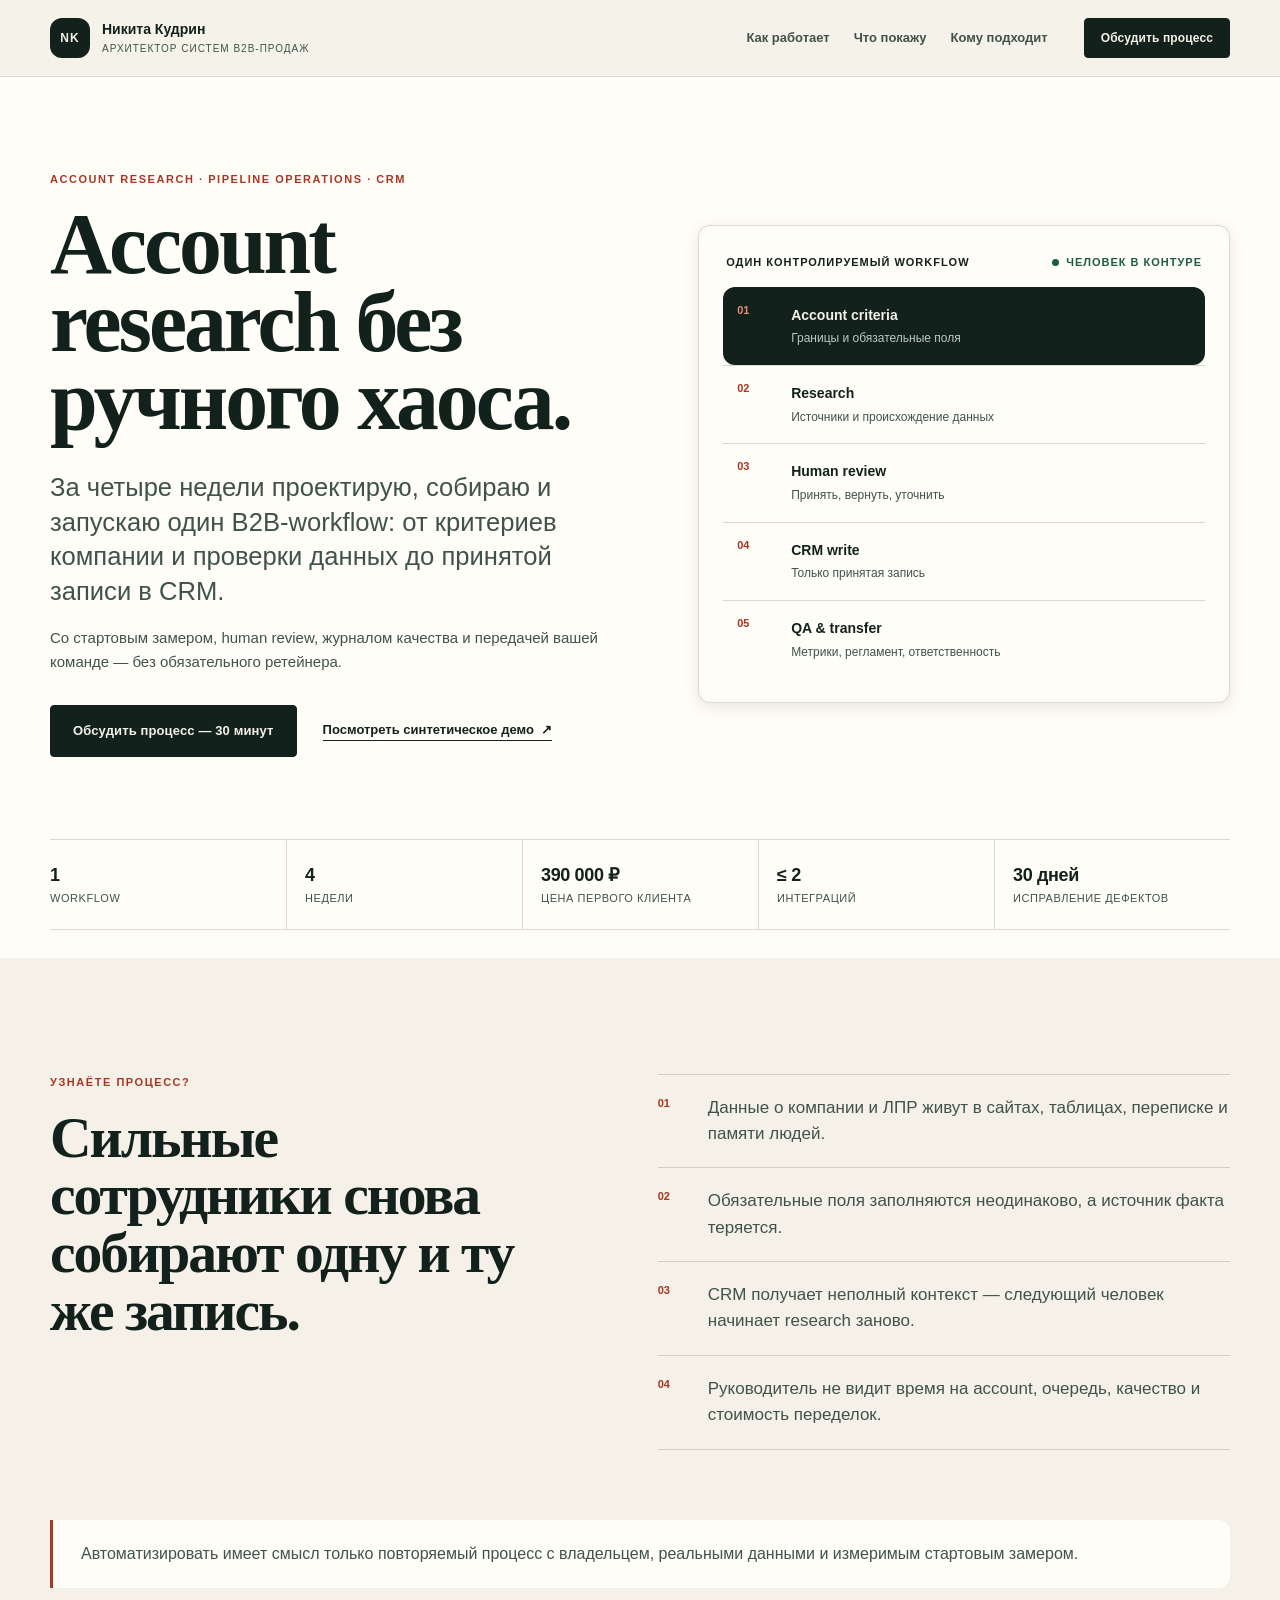
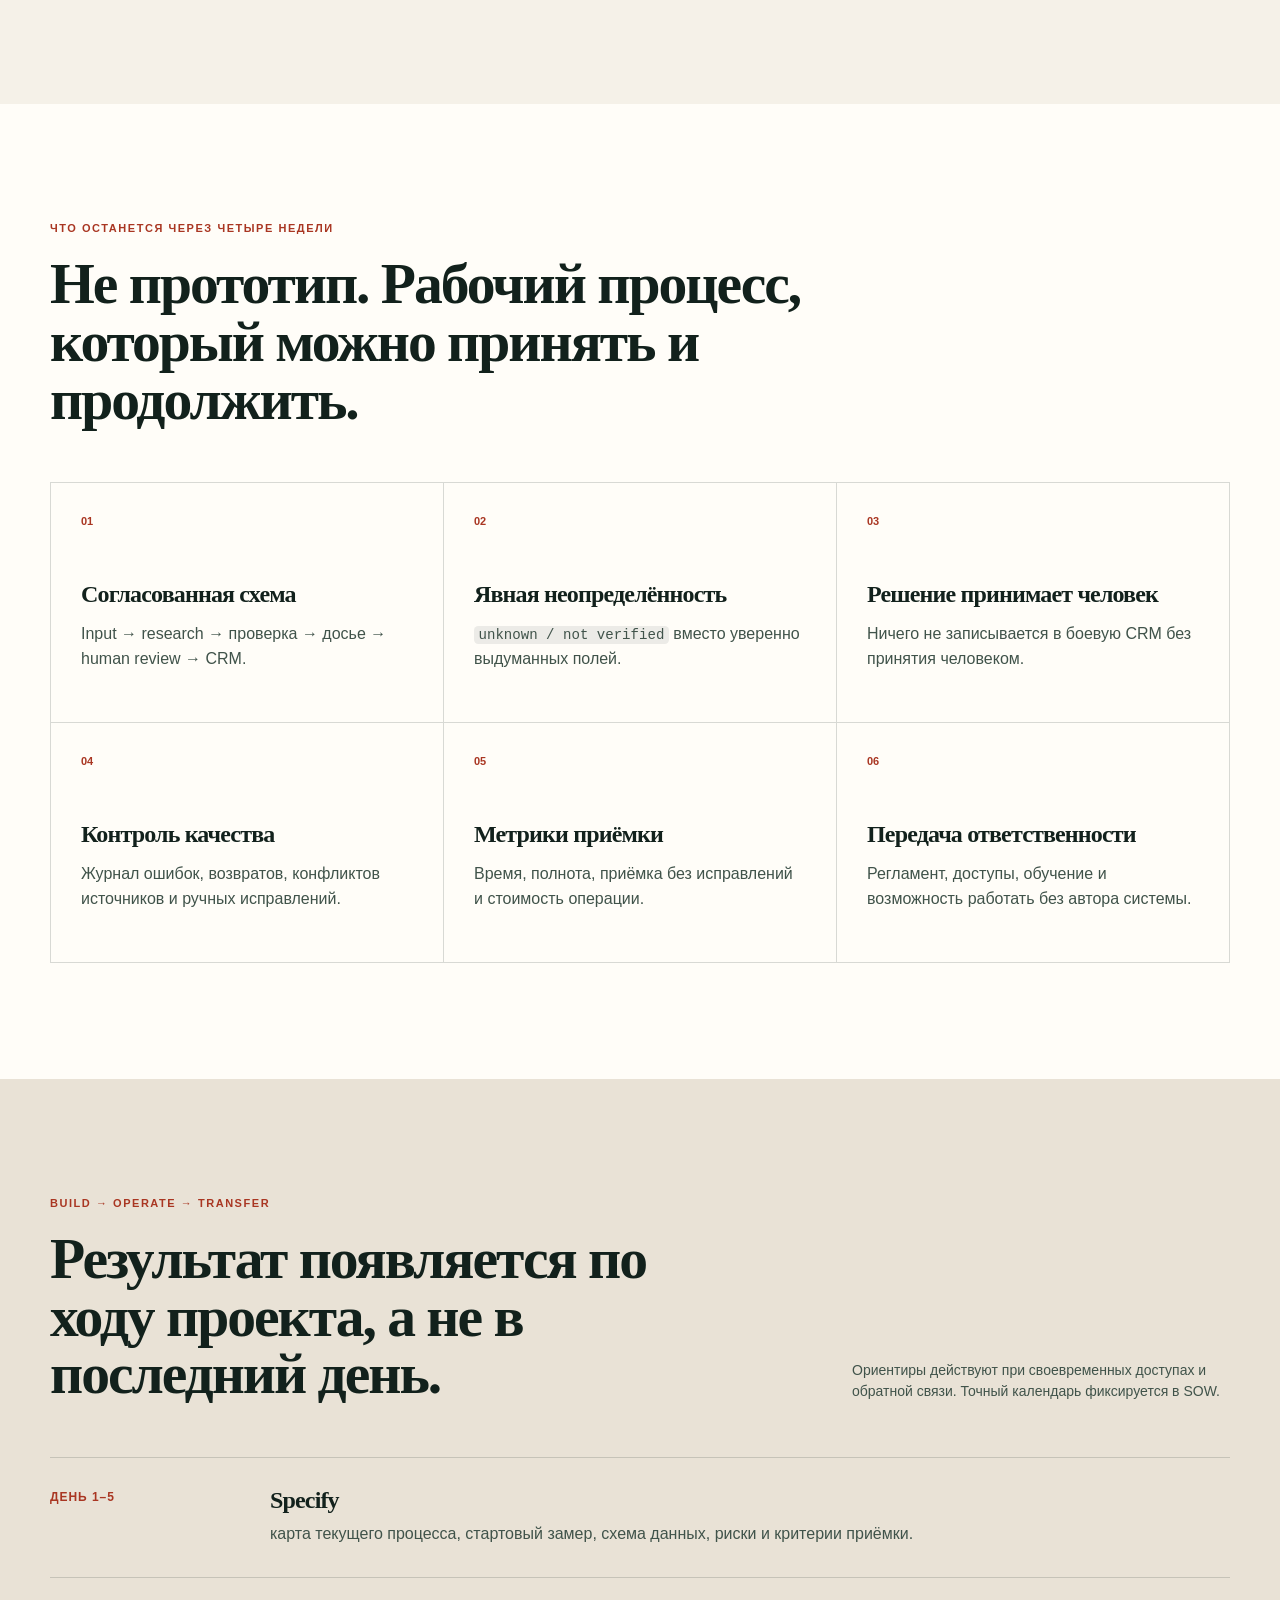
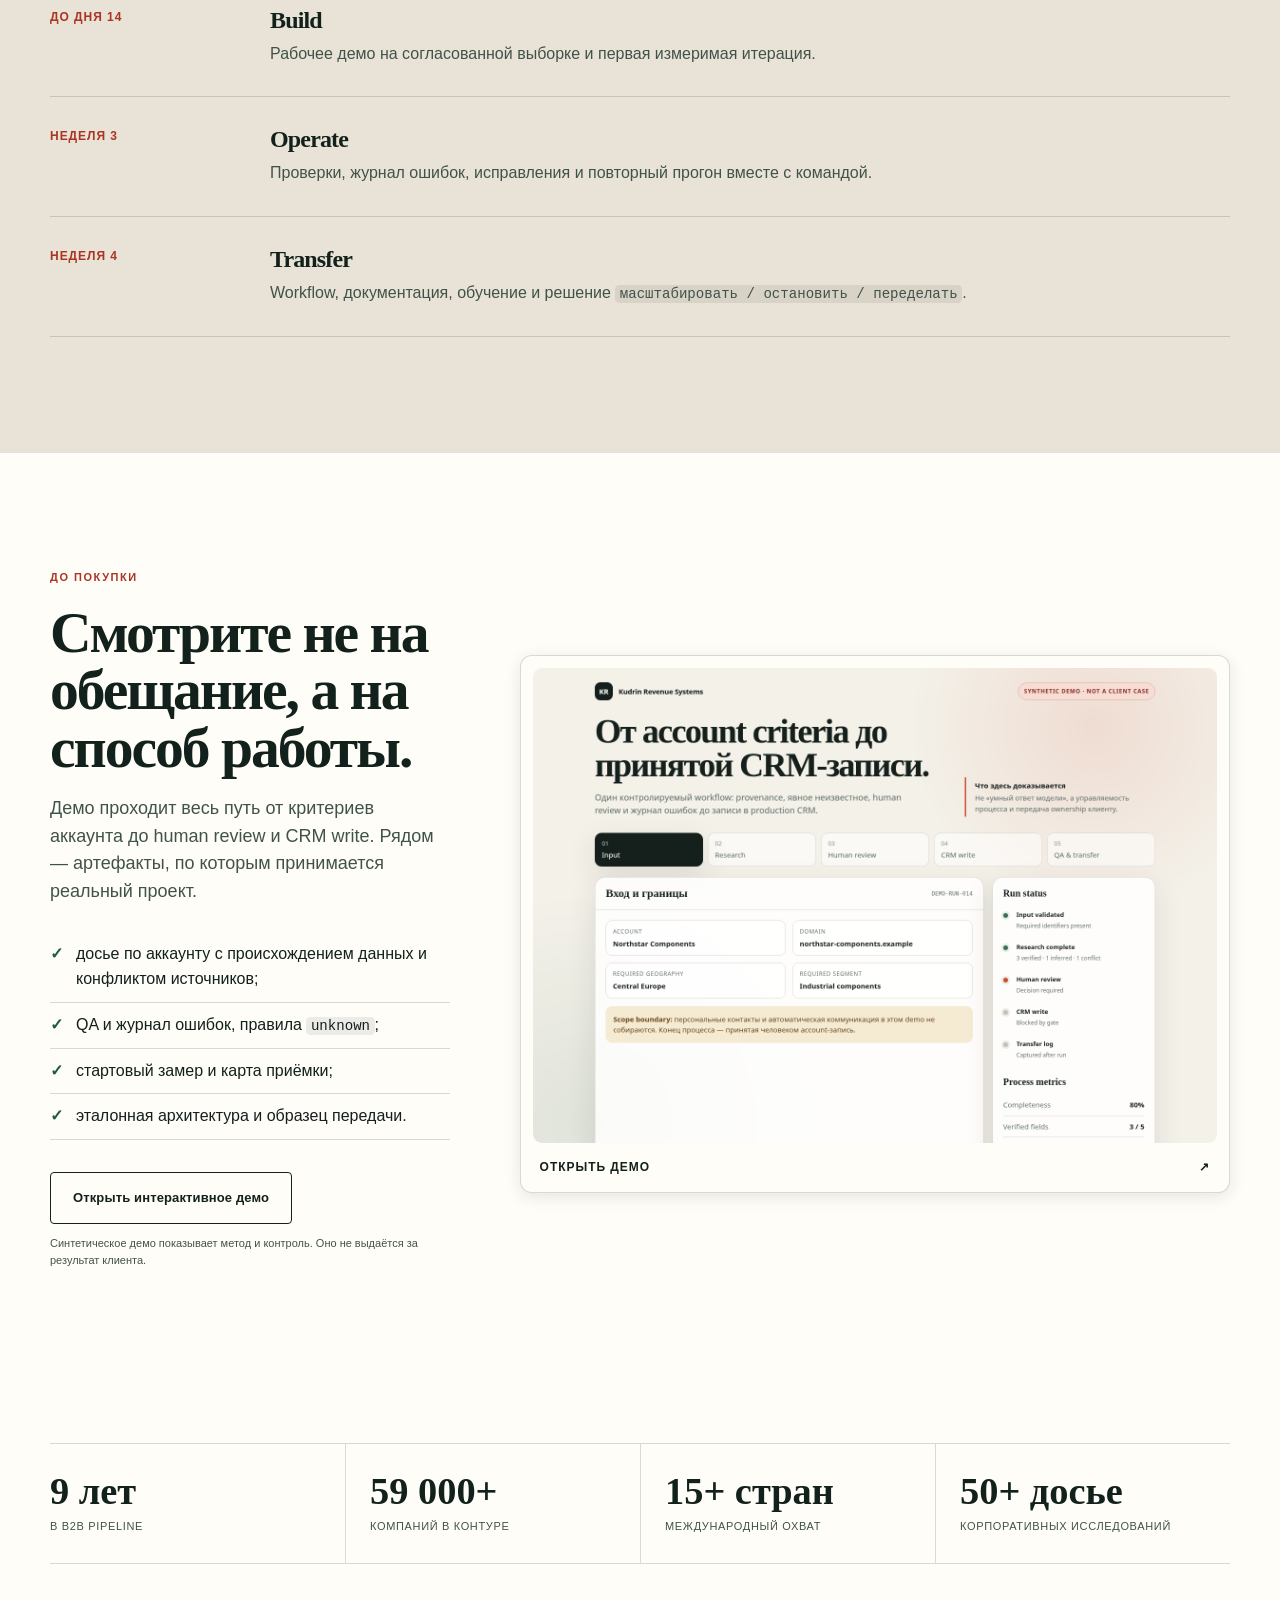
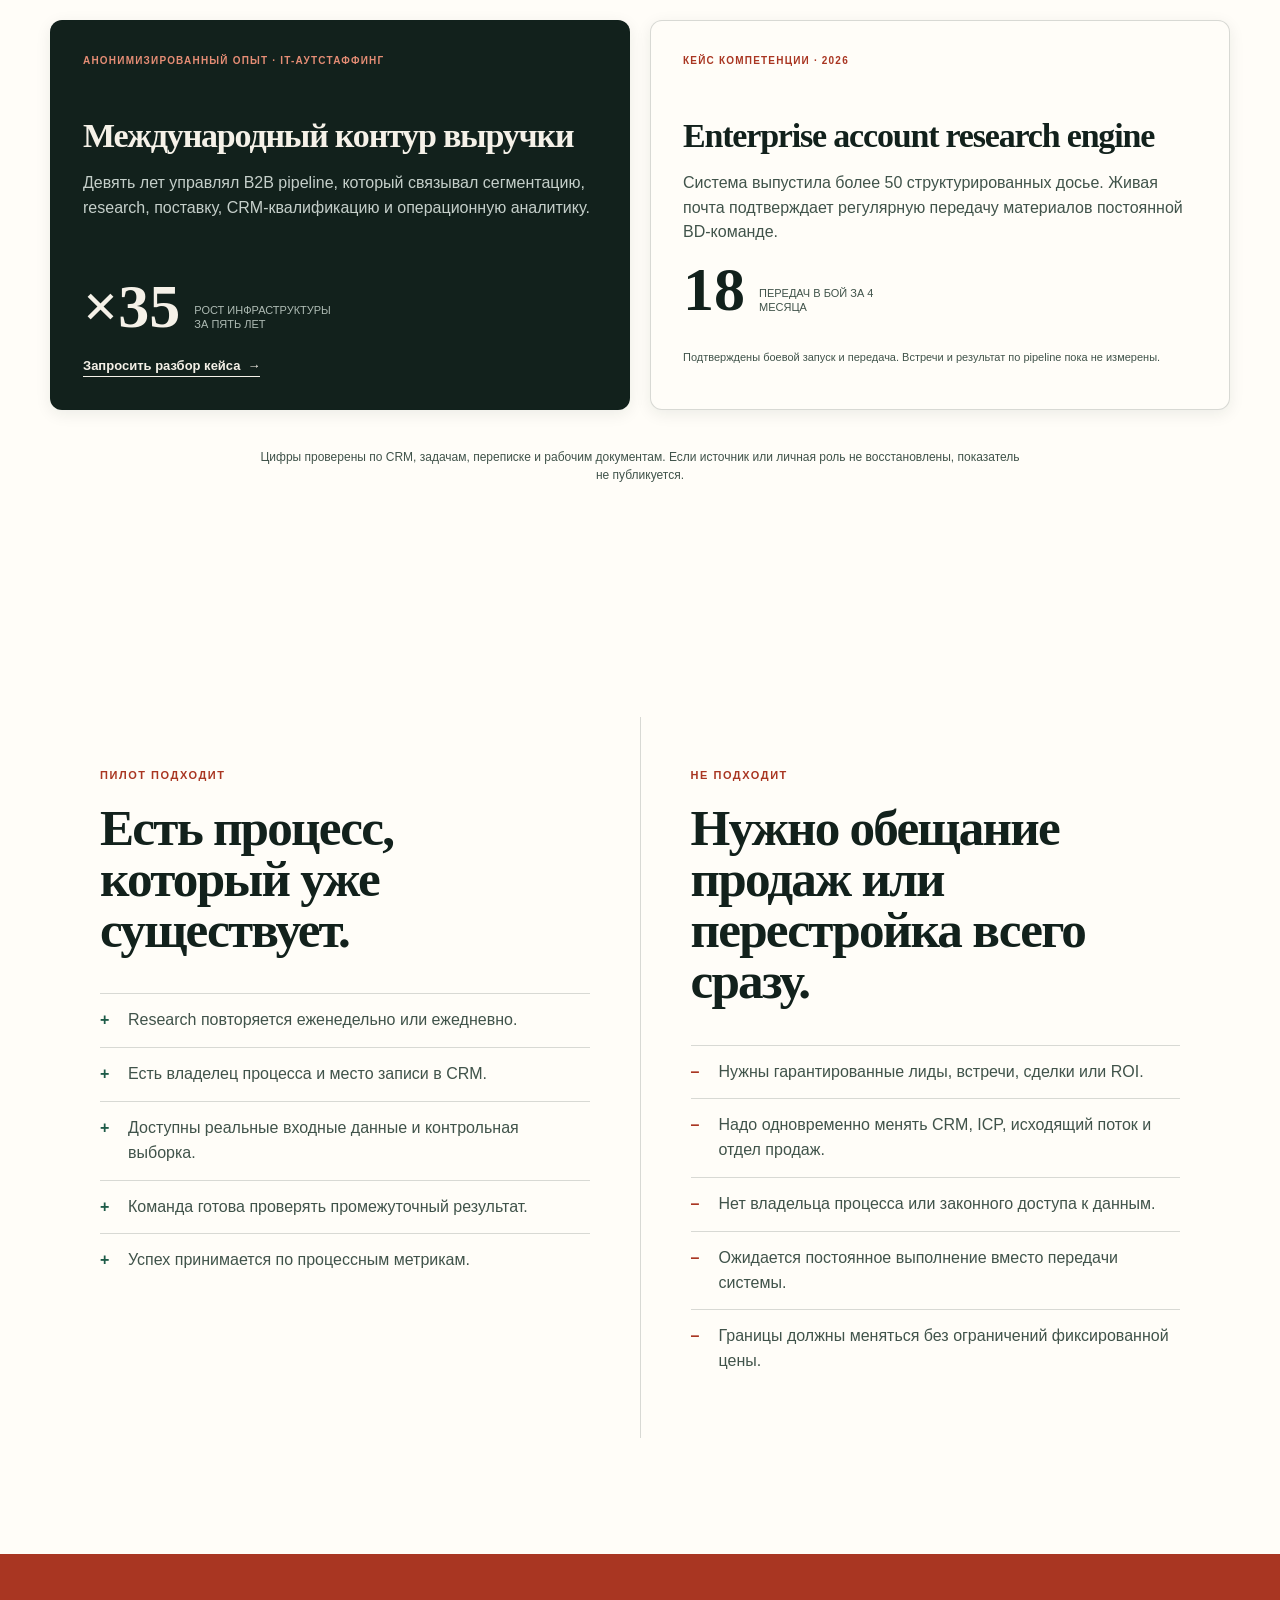
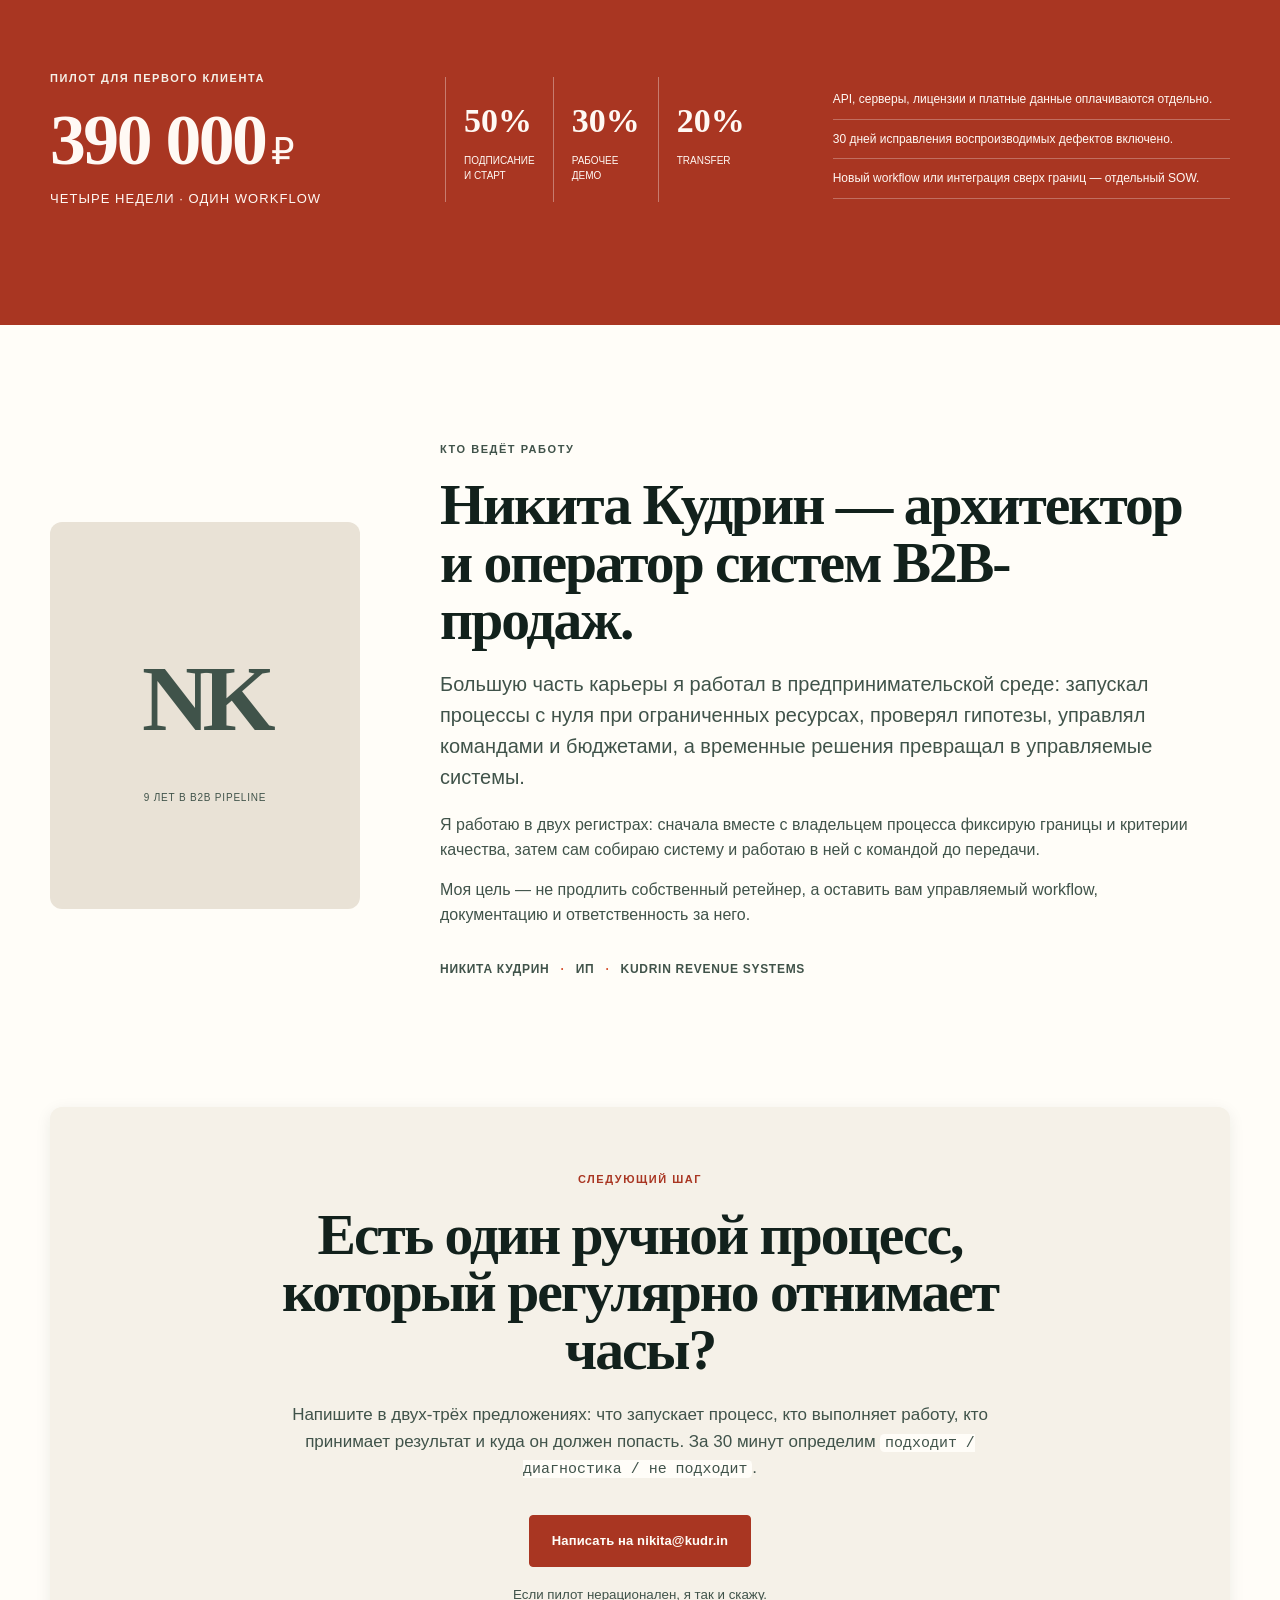
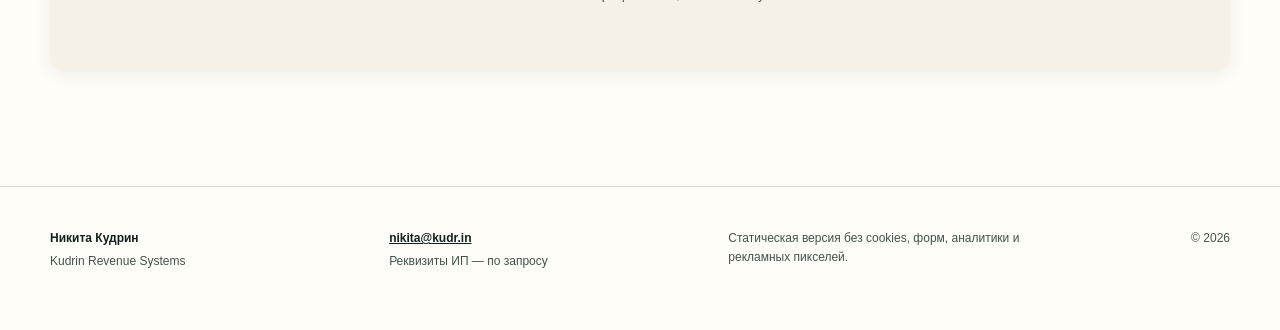
<file: index.html>
<!doctype html>
<html lang="ru">
<head>
  <meta charset="utf-8">
  <meta name="viewport" content="width=device-width, initial-scale=1">
  <title>Никита Кудрин — автоматизация account research и pipeline operations</title>
  <meta name="description" content="Проектирую, запускаю и передаю B2B-командам один измеримый workflow: account research, проверка данных и запись результата в CRM.">
  <meta name="theme-color" content="#10231d">
  <meta property="og:type" content="website">
  <meta property="og:locale" content="ru_RU">
  <meta property="og:title" content="Account research без ручного хаоса">
  <meta property="og:description" content="Один B2B-workflow за четыре недели: baseline, build, controlled operate и передача команде.">
  <link rel="canonical" href="https://kudr.in/">
  <meta property="og:url" content="https://kudr.in/">
  <meta property="og:site_name" content="Никита Кудрин">
  <!-- Абсолютный URL обязателен: относительный путь в og:image часть парсеров
       (в том числе предпросмотр в почтовых клиентах) не разворачивает и молча отдаёт
       пустую карточку — а это первое, что видит адресат холодного письма. -->
  <meta property="og:image" content="https://kudr.in/og-image.png">
  <meta property="og:image:secure_url" content="https://kudr.in/og-image.png">
  <meta property="og:image:type" content="image/png">
  <meta property="og:image:width" content="1200">
  <meta property="og:image:height" content="630">
  <meta property="og:image:alt" content="Account research без ручного хаоса — Никита Кудрин, kudr.in">
  <meta name="twitter:card" content="summary_large_image">
  <meta name="twitter:title" content="Account research без ручного хаоса">
  <meta name="twitter:description" content="Один B2B-workflow за четыре недели: baseline, build, controlled operate и передача команде.">
  <meta name="twitter:image" content="https://kudr.in/og-image.png">
  <link rel="icon" href="favicon.svg" type="image/svg+xml">
  <link rel="stylesheet" href="styles.css">
  <script type="application/ld+json">
  {
    "@context": "https://schema.org",
    "@graph": [
      {
        "@type": "Person",
        "name": "Никита Кудрин",
        "jobTitle": "Архитектор и оператор систем B2B-продаж",
        "email": "mailto:nikita@kudr.in"
      },
      {
        "@type": "Service",
        "name": "Пилот автоматизации account research и pipeline operations",
        "provider": {"@type": "Person", "name": "Никита Кудрин"},
        "areaServed": "RU",
        "description": "Четырёхнедельное внедрение одного workflow: baseline, сборка, controlled operate и передача команде клиента."
      }
    ]
  }
  </script>
</head>
<body>
  <a class="skip-link" href="#content">К содержанию</a>

  <header class="site-header">
    <div class="wrap nav-wrap">
      <!-- aria-label снят намеренно: он ЗАМЕНЯЛ доступное имя строкой «Никита Кудрин —
           главная», в которую не входил видимый текст «Revenue systems architect».
           Пользователь голосового управления говорит то, что ВИДИТ, — и ссылка не
           срабатывала. Без атрибута имя собирается из содержимого и совпадает с видимым. -->
      <a class="brand" href="#top">
        <span class="brand-mark" aria-hidden="true">NK</span>
        <span>
          <strong>Никита Кудрин</strong>
          <small>Архитектор систем B2B-продаж</small>
        </span>
      </a>
      <nav class="nav" aria-label="Основная навигация">
        <a href="#process">Как работает</a>
        <a href="#proof">Что покажу</a>
        <a href="#fit">Кому подходит</a>
      </nav>
      <a class="button button-small" href="mailto:nikita@kudr.in?subject=Обсудить%20account%20research%20процесс">Обсудить процесс</a>
    </div>
  </header>

  <main id="content">
    <section class="hero" id="top">
      <div class="wrap hero-grid">
        <div class="hero-copy">
          <p class="eyebrow">Account research · pipeline operations · CRM</p>
          <h1>Account research без ручного хаоса.</h1>
          <p class="lead">За четыре недели проектирую, собираю и запускаю один B2B-workflow: от критериев компании и проверки данных до принятой записи в CRM.</p>
          <p class="hero-note">Со стартовым замером, human review, журналом качества и передачей вашей команде — без обязательного ретейнера.</p>
          <div class="hero-actions">
            <a class="button" href="mailto:nikita@kudr.in?subject=Обсудить%20account%20research%20процесс&body=Коротко%20опишите%3A%20что%20запускает%20процесс%2C%20кто%20его%20выполняет%2C%20кто%20принимает%20результат%20и%20куда%20он%20должен%20попасть.">Обсудить процесс — 30 минут</a>
            <a class="text-link" href="demo/index.html">Посмотреть синтетическое демо <span aria-hidden="true">↗</span></a>
          </div>
        </div>

        <div class="workflow-card" aria-label="Схема workflow">
          <div class="workflow-head">
            <span>Один контролируемый workflow</span>
            <span class="status-dot">Человек в контуре</span>
          </div>
          <ol class="workflow-list">
            <li><span>01</span><strong>Account criteria</strong><small>Границы и обязательные поля</small></li>
            <li><span>02</span><strong>Research</strong><small>Источники и происхождение данных</small></li>
            <li><span>03</span><strong>Human review</strong><small>Принять, вернуть, уточнить</small></li>
            <li><span>04</span><strong>CRM write</strong><small>Только принятая запись</small></li>
            <li><span>05</span><strong>QA & transfer</strong><small>Метрики, регламент, ответственность</small></li>
          </ol>
        </div>
      </div>

      <div class="wrap commercial-strip" aria-label="Коммерческие параметры">
        <span><strong>1</strong> workflow</span>
        <span><strong>4</strong> недели</span>
        <span><strong>390 000 ₽</strong> цена первого клиента</span>
        <span><strong>≤ 2</strong> интеграций</span>
        <span><strong>30 дней</strong> исправление дефектов</span>
      </div>
    </section>

    <section class="section section-dark">
      <div class="wrap split-heading">
        <div>
          <p class="eyebrow eyebrow-light">Узнаёте процесс?</p>
          <h2>Сильные сотрудники снова собирают одну и ту же запись.</h2>
        </div>
        <div class="problem-list">
          <p><span>01</span>Данные о компании и ЛПР живут в сайтах, таблицах, переписке и памяти людей.</p>
          <p><span>02</span>Обязательные поля заполняются неодинаково, а источник факта теряется.</p>
          <p><span>03</span>CRM получает неполный контекст — следующий человек начинает research заново.</p>
          <p><span>04</span>Руководитель не видит время на account, очередь, качество и стоимость переделок.</p>
        </div>
      </div>
      <div class="wrap rule-note">Автоматизировать имеет смысл только повторяемый процесс с владельцем, реальными данными и измеримым стартовым замером.</div>
    </section>

    <section class="section outcomes">
      <div class="wrap">
        <div class="section-heading">
          <p class="eyebrow">Что останется через четыре недели</p>
          <h2>Не прототип. Рабочий процесс, который можно принять и продолжить.</h2>
        </div>
        <div class="outcome-grid">
          <article><span>01</span><h3>Согласованная схема</h3><p>Input → research → проверка → досье → human review → CRM.</p></article>
          <article><span>02</span><h3>Явная неопределённость</h3><p><code>unknown / not verified</code> вместо уверенно выдуманных полей.</p></article>
          <article><span>03</span><h3>Решение принимает человек</h3><p>Ничего не записывается в боевую CRM без принятия человеком.</p></article>
          <article><span>04</span><h3>Контроль качества</h3><p>Журнал ошибок, возвратов, конфликтов источников и ручных исправлений.</p></article>
          <article><span>05</span><h3>Метрики приёмки</h3><p>Время, полнота, приёмка без исправлений и стоимость операции.</p></article>
          <article><span>06</span><h3>Передача ответственности</h3><p>Регламент, доступы, обучение и возможность работать без автора системы.</p></article>
        </div>
      </div>
    </section>

    <section class="section section-tinted" id="process">
      <div class="wrap">
        <div class="section-heading heading-row">
          <div>
            <p class="eyebrow">Build → operate → transfer</p>
            <h2>Результат появляется по ходу проекта, а не в последний день.</h2>
          </div>
          <p>Ориентиры действуют при своевременных доступах и обратной связи. Точный календарь фиксируется в SOW.</p>
        </div>
        <ol class="timeline">
          <li><div class="timeline-time">День 1–5</div><div><h3>Specify</h3><p>карта текущего процесса, стартовый замер, схема данных, риски и критерии приёмки.</p></div></li>
          <li><div class="timeline-time">До дня 14</div><div><h3>Build</h3><p>Рабочее демо на согласованной выборке и первая измеримая итерация.</p></div></li>
          <li><div class="timeline-time">Неделя 3</div><div><h3>Operate</h3><p>Проверки, журнал ошибок, исправления и повторный прогон вместе с командой.</p></div></li>
          <li><div class="timeline-time">Неделя 4</div><div><h3>Transfer</h3><p>Workflow, документация, обучение и решение <code>масштабировать / остановить / переделать</code>.</p></div></li>
        </ol>
      </div>
    </section>

    <section class="section proof" id="proof">
      <div class="wrap proof-grid">
        <div class="proof-copy">
          <p class="eyebrow">До покупки</p>
          <h2>Смотрите не на обещание, а на способ работы.</h2>
          <p>Демо проходит весь путь от критериев аккаунта до human review и CRM write. Рядом — артефакты, по которым принимается реальный проект.</p>
          <ul class="check-list">
            <li>досье по аккаунту с происхождением данных и конфликтом источников;</li>
            <li>QA и журнал ошибок, правила <code>unknown</code>;</li>
            <li>стартовый замер и карта приёмки;</li>
            <li>эталонная архитектура и образец передачи.</li>
          </ul>
          <a class="button button-outline" href="demo/index.html">Открыть интерактивное демо</a>
          <p class="caption">Синтетическое демо показывает метод и контроль. Оно не выдаётся за результат клиента.</p>
        </div>
        <!-- Видимый текст ссылки — «Открыть demo»; доступное имя обязано его СОДЕРЖАТЬ.
             Было «Открыть synthetic demo» — подстроки «Открыть demo» в нём нет. -->
        <a class="demo-frame" href="demo/index.html" aria-label="Открыть demo — synthetic пример процесса">
          <img src="demo/preview.png" alt="Экран synthetic demo: account criteria, human review, CRM write и process metrics" width="1440" height="1000">
          <span>Открыть демо <b aria-hidden="true">↗</b></span>
        </a>
      </div>
    </section>

    <section class="section experience">
      <div class="wrap">
        <div class="proof-strip" aria-label="Проверенный опыт">
          <div><strong>9 лет</strong><span>в B2B pipeline</span></div>
          <div><strong>59 000+</strong><span>компаний в контуре</span></div>
          <div><strong>15+ стран</strong><span>международный охват</span></div>
          <div><strong>50+ досье</strong><span>корпоративных исследований</span></div>
        </div>

        <div class="case-grid">
          <article class="case-card case-primary">
            <p class="case-label">Анонимизированный опыт · IT-аутстаффинг</p>
            <h3>Международный контур выручки</h3>
            <p>Девять лет управлял B2B pipeline, который связывал сегментацию, research, поставку, CRM-квалификацию и операционную аналитику.</p>
            <div class="case-result"><strong>×35</strong><span>рост инфраструктуры за пять лет</span></div>
            <a class="text-link" href="mailto:nikita@kudr.in?subject=Запросить%20разбор%20кейса">Запросить разбор кейса <span aria-hidden="true">→</span></a>
          </article>
          <article class="case-card">
            <p class="case-label">Кейс компетенции · 2026</p>
            <h3>Enterprise account research engine</h3>
            <p>Система выпустила более 50 структурированных досье. Живая почта подтверждает регулярную передачу материалов постоянной BD-команде.</p>
            <div class="case-result"><strong>18</strong><span>передач в бой за 4 месяца</span></div>
            <p class="caption">Подтверждены боевой запуск и передача. Встречи и результат по pipeline пока не измерены.</p>
          </article>
        </div>

        <p class="evidence-note">Цифры проверены по CRM, задачам, переписке и рабочим документам. Если источник или личная роль не восстановлены, показатель не публикуется.</p>
      </div>
    </section>

    <!-- Светлая, а не тёмная: раньше здесь стояла тёмная плита ВПЛОТНУЮ к терракотовому
         ценнику — две тяжёлые секции подряд и давали ту самую «массу». Тёмной остаётся
         одна секция выше (якорь палитры) плюс финальный CTA и подвал. -->
    <section class="section section-fit" id="fit">
      <div class="wrap fit-grid">
        <div class="fit-column fit-yes">
          <p class="eyebrow">Пилот подходит</p>
          <h2>Есть процесс, который уже существует.</h2>
          <ul>
            <li>Research повторяется еженедельно или ежедневно.</li>
            <li>Есть владелец процесса и место записи в CRM.</li>
            <li>Доступны реальные входные данные и контрольная выборка.</li>
            <li>Команда готова проверять промежуточный результат.</li>
            <li>Успех принимается по процессным метрикам.</li>
          </ul>
        </div>
        <div class="fit-column fit-no">
          <p class="eyebrow">Не подходит</p>
          <h2>Нужно обещание продаж или перестройка всего сразу.</h2>
          <ul>
            <li>Нужны гарантированные лиды, встречи, сделки или ROI.</li>
            <li>Надо одновременно менять CRM, ICP, исходящий поток и отдел продаж.</li>
            <li>Нет владельца процесса или законного доступа к данным.</li>
            <li>Ожидается постоянное выполнение вместо передачи системы.</li>
            <li>Границы должны меняться без ограничений фиксированной цены.</li>
          </ul>
        </div>
      </div>
    </section>

    <section class="section pricing">
      <div class="wrap pricing-grid">
        <div>
          <p class="eyebrow">Пилот для первого клиента</p>
          <!-- Разряд склеен неразрывным пробелом, символ валюты вынесен в span:
               «390 000 ₽» одним куском не влезало в колонку сетки, и ₽ уезжал на
               отдельную строку тем же кеглем 96px — единственная цена на сайте
               выглядела сломанной вёрсткой. -->
          <h2 class="price-figure">390&nbsp;000<span class="currency">₽</span></h2>
          <p class="price-term">четыре недели · один workflow</p>
        </div>
        <div class="payment-steps">
          <div><strong>50%</strong><span>подписание и старт</span></div>
          <div><strong>30%</strong><span>рабочее демо</span></div>
          <div><strong>20%</strong><span>transfer</span></div>
        </div>
        <div class="scope-notes">
          <p>API, серверы, лицензии и платные данные оплачиваются отдельно.</p>
          <p>30 дней исправления воспроизводимых дефектов включено.</p>
          <p>Новый workflow или интеграция сверх границ — отдельный SOW.</p>
        </div>
      </div>
    </section>

    <section class="section about">
      <div class="wrap about-grid">
        <div class="portrait-placeholder" aria-label="Никита Кудрин">
          <span>NK</span>
          <small>9 лет в B2B pipeline</small>
        </div>
        <div>
          <p class="eyebrow">Кто ведёт работу</p>
          <h2>Никита Кудрин — архитектор и оператор систем B2B-продаж.</h2>
          <p class="about-lead">Большую часть карьеры я работал в предпринимательской среде: запускал процессы с нуля при ограниченных ресурсах, проверял гипотезы, управлял командами и бюджетами, а временные решения превращал в управляемые системы.</p>
          <p>Я работаю в двух регистрах: сначала вместе с владельцем процесса фиксирую границы и критерии качества, затем сам собираю систему и работаю в ней с командой до передачи.</p>
          <p>Моя цель — не продлить собственный ретейнер, а оставить вам управляемый workflow, документацию и ответственность за него.</p>
          <p class="signature">Никита Кудрин <span>·</span> ИП <span>·</span> Kudrin Revenue Systems</p>
        </div>
      </div>
    </section>

    <section class="section final-cta">
      <div class="wrap cta-box">
        <p class="eyebrow eyebrow-light">Следующий шаг</p>
        <h2>Есть один ручной процесс, который регулярно отнимает часы?</h2>
        <p>Напишите в двух-трёх предложениях: что запускает процесс, кто выполняет работу, кто принимает результат и куда он должен попасть. За 30 минут определим <code>подходит / диагностика / не подходит</code>.</p>
        <a class="button button-light" href="mailto:nikita@kudr.in?subject=Обсудить%20account%20research%20процесс&body=1.%20Что%20запускает%20процесс%3A%0A2.%20Кто%20выполняет%20работу%3A%0A3.%20Кто%20принимает%20результат%3A%0A4.%20Куда%20он%20должен%20попасть%3A">Написать на nikita@kudr.in</a>
        <small>Если пилот нерационален, я так и скажу.</small>
      </div>
    </section>
  </main>

  <footer class="site-footer">
    <div class="wrap footer-grid">
      <div>
        <strong>Никита Кудрин</strong>
        <p>Kudrin Revenue Systems</p>
      </div>
      <div>
        <a href="mailto:nikita@kudr.in">nikita@kudr.in</a>
        <p>Реквизиты ИП — по запросу</p>
      </div>
      <div class="footer-note">Статическая версия без cookies, форм, аналитики и рекламных пикселей.</div>
      <div class="footer-copy">© 2026</div>
    </div>
  </footer>
</body>
</html>
</file>
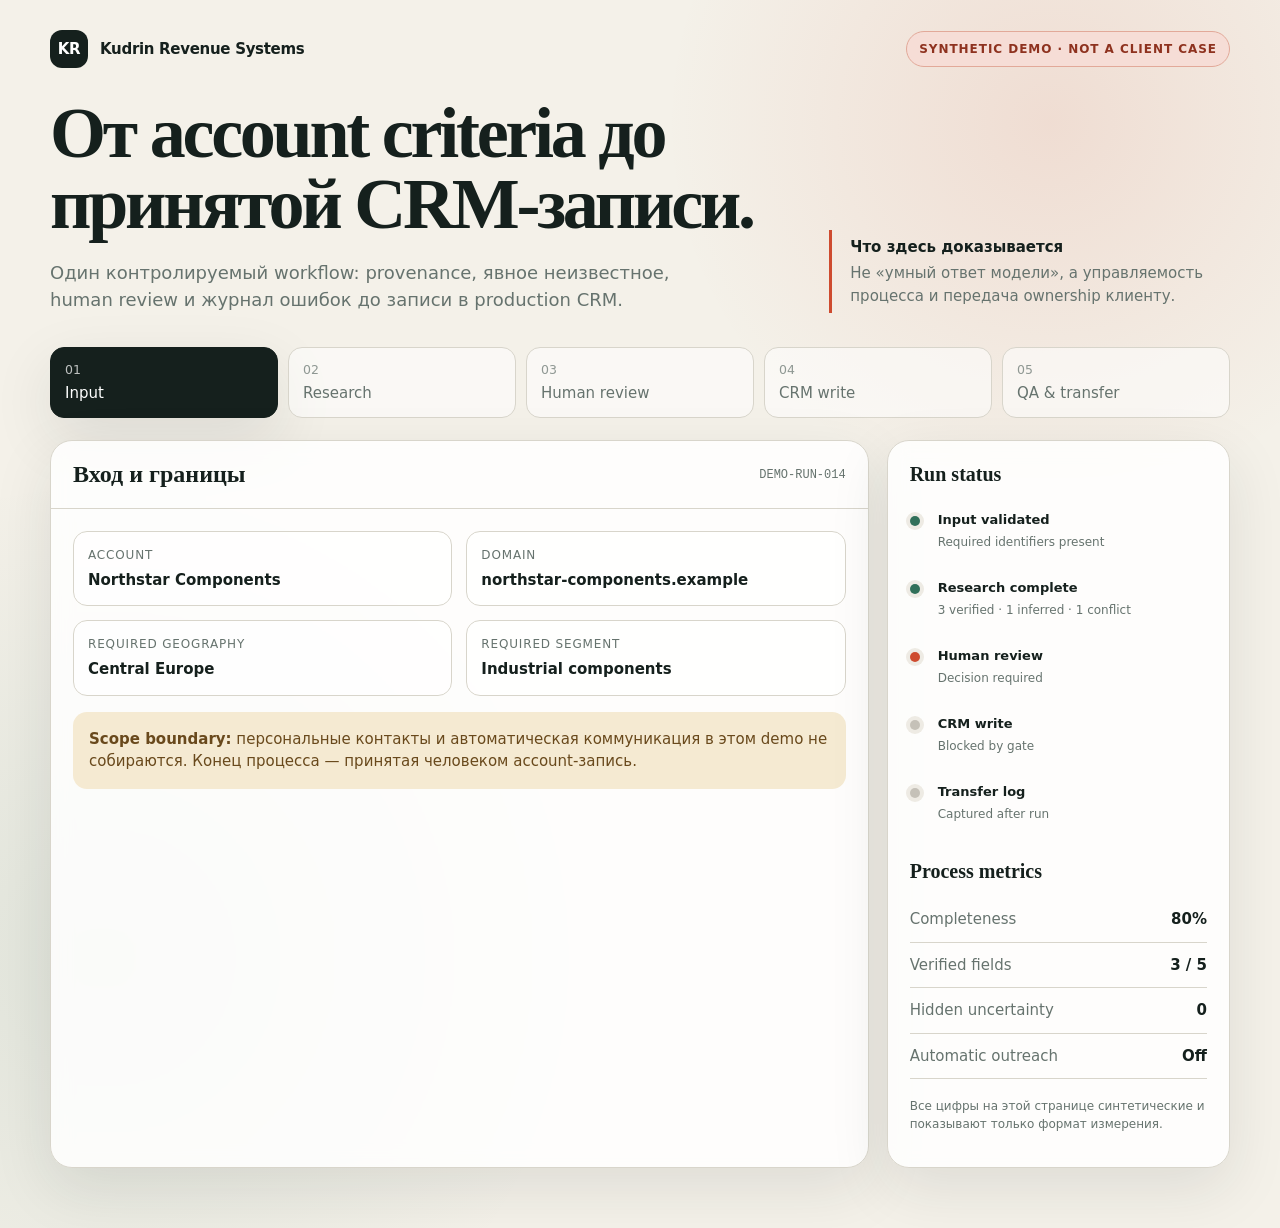
<file: demo/index.html>
<!doctype html>
<html lang="ru">
<head>
  <meta charset="utf-8">
  <meta name="viewport" content="width=device-width, initial-scale=1">
  <title>Kudrin Revenue Systems — workflow proof</title>
  <link rel="canonical" href="https://kudr.in/demo/">
  <!-- Иконка объявлена явно: без неё браузер сам просит /favicon.ico, получает 404 и
       пишет ошибку в консоль — Lighthouse справедливо снимал за это Best Practices. -->
  <link rel="icon" href="../favicon.svg" type="image/svg+xml">
  <!-- Описание — дословно лид этой же страницы, не новый текст. -->
  <meta name="description" content="Один контролируемый workflow: provenance, явное неизвестное, human review и журнал ошибок до записи в production CRM.">
  <style>
    :root {
      --ink: #15201d;
      --muted: #66736e;
      --paper: #f4f1e9;
      --card: rgba(255, 255, 255, .84);
      --line: #d8d5cb;
      --accent: #ce4b2f;
      --accent-soft: #f6ddd6;
      --green: #31705a;
      --green-soft: #dcebe4;
      --amber: #9a6824;
      --amber-soft: #f5ead2;
      --blue: #315f75;
      --blue-soft: #dce9ef;
      --shadow: 0 20px 60px rgba(30, 42, 37, .10);
    }
    * { box-sizing: border-box; }
    body {
      margin: 0;
      color: var(--ink);
      font: 15px/1.5 Inter, ui-sans-serif, system-ui, -apple-system, BlinkMacSystemFont, "Segoe UI", sans-serif;
      background:
        radial-gradient(circle at 82% 10%, rgba(206, 75, 47, .12), transparent 24rem),
        radial-gradient(circle at 8% 78%, rgba(49, 112, 90, .10), transparent 30rem),
        var(--paper);
      min-height: 100vh;
    }
    button { font: inherit; }
    .shell { width: min(1180px, calc(100% - 32px)); margin: 0 auto; padding: 30px 0 60px; }
    .topbar { display: flex; justify-content: space-between; align-items: center; gap: 18px; margin-bottom: 30px; }
    /* .brand стал ссылкой назад на главную — вид не меняется (наследует цвет,
       подчёркивание снято), появляется только фокус и подсказка при наведении. */
    .brand { display: flex; align-items: center; gap: 12px; font-weight: 700; letter-spacing: -.02em;
             color: inherit; text-decoration: none; }
    a.brand:hover span:last-child { text-decoration: underline; }
    a.brand:focus-visible { outline: 2px solid currentColor; outline-offset: 4px; }
    .mark { display: grid; place-items: center; width: 38px; height: 38px; border-radius: 12px; color: white; background: var(--ink); }
    .demo-badge { padding: 8px 12px; border: 1px solid #e2a999; border-radius: 999px; color: #8e321f; background: var(--accent-soft); font-size: 12px; font-weight: 700; text-transform: uppercase; letter-spacing: .08em; }
    .hero { display: grid; grid-template-columns: 1.5fr .8fr; gap: 28px; align-items: end; margin-bottom: 26px; }
    h1 { margin: 0; max-width: 780px; font: 700 clamp(38px, 6vw, 72px)/.98 Georgia, serif; letter-spacing: -.045em; }
    .lead { max-width: 660px; margin: 20px 0 0; color: var(--muted); font-size: 18px; }
    .hero-note { border-left: 3px solid var(--accent); padding: 6px 0 6px 18px; color: var(--muted); }
    .hero-note strong { display: block; color: var(--ink); margin-bottom: 4px; }
    .flow { display: grid; grid-template-columns: repeat(5, 1fr); gap: 10px; margin: 34px 0 22px; }
    .step { appearance: none; border: 1px solid var(--line); border-radius: 14px; padding: 13px 14px; text-align: left; color: var(--muted); background: rgba(255,255,255,.55); cursor: pointer; transition: .18s ease; }
    .step:hover { transform: translateY(-2px); border-color: #aaa79d; }
    .step.active { color: white; background: var(--ink); border-color: var(--ink); box-shadow: var(--shadow); }
    .step small { display: block; opacity: .72; margin-bottom: 2px; }
    .workspace { display: grid; grid-template-columns: minmax(0, 1.55fr) minmax(290px, .65fr); gap: 18px; }
    .panel { border: 1px solid var(--line); border-radius: 22px; background: var(--card); box-shadow: var(--shadow); overflow: hidden; backdrop-filter: blur(10px); }
    .panel-head { display: flex; justify-content: space-between; align-items: center; gap: 12px; padding: 20px 22px; border-bottom: 1px solid var(--line); }
    .panel-head h2 { margin: 0; font: 700 24px/1.1 Georgia, serif; }
    .run-id { color: var(--muted); font: 12px ui-monospace, SFMono-Regular, Menlo, monospace; }
    .view { display: none; padding: 22px; }
    .view.active { display: block; }
    .grid-2 { display: grid; grid-template-columns: 1fr 1fr; gap: 14px; }
    .field { padding: 14px; border: 1px solid var(--line); border-radius: 14px; background: rgba(255,255,255,.62); }
    .label { display: block; margin-bottom: 5px; color: var(--muted); font-size: 12px; text-transform: uppercase; letter-spacing: .07em; }
    .value { font-weight: 650; }
    .status { display: inline-flex; align-items: center; gap: 6px; padding: 5px 8px; border-radius: 999px; font-size: 11px; font-weight: 750; text-transform: uppercase; letter-spacing: .05em; }
    .verified { color: var(--green); background: var(--green-soft); }
    .inferred { color: var(--blue); background: var(--blue-soft); }
    .conflict { color: var(--amber); background: var(--amber-soft); }
    .unknown { color: #6f6561; background: #ebe7e5; }
    table { width: 100%; border-collapse: collapse; }
    th, td { padding: 12px 10px; border-bottom: 1px solid var(--line); text-align: left; vertical-align: top; }
    th { color: var(--muted); font-size: 11px; text-transform: uppercase; letter-spacing: .07em; }
    td { font-size: 13px; }
    .callout { margin-top: 16px; padding: 16px; border-radius: 14px; background: var(--amber-soft); color: #69491c; }
    .actions { display: flex; gap: 10px; margin-top: 18px; }
    .btn { border: 0; border-radius: 12px; padding: 11px 16px; cursor: pointer; font-weight: 700; }
    .btn-primary { color: white; background: var(--green); }
    .btn-secondary { color: var(--ink); background: #e7e4dc; }
    .side { padding: 22px; }
    .side h3 { margin: 0 0 14px; font: 700 20px Georgia, serif; }
    .timeline { display: grid; gap: 6px; }
    .event { display: grid; grid-template-columns: 18px 1fr; gap: 10px; padding: 10px 0; }
    .dot { width: 10px; height: 10px; margin-top: 6px; border-radius: 50%; background: #c5c1b8; box-shadow: 0 0 0 4px #eeebe4; }
    .event.done .dot { background: var(--green); }
    .event.current .dot { background: var(--accent); }
    .event strong { display: block; font-size: 13px; }
    .event span { color: var(--muted); font-size: 12px; }
    .metric { display: flex; justify-content: space-between; gap: 12px; padding: 11px 0; border-bottom: 1px solid var(--line); }
    .metric span { color: var(--muted); }
    .footnote { margin-top: 18px; color: var(--muted); font-size: 12px; }
    .decision { margin-top: 18px; padding: 14px; border: 1px solid var(--line); border-radius: 14px; }
    .decision strong { display: block; margin-bottom: 4px; }
    @media (max-width: 800px) {
      .hero, .workspace { grid-template-columns: 1fr; }
      .flow { grid-template-columns: 1fr 1fr; }
      .grid-2 { grid-template-columns: 1fr; }
      .topbar { align-items: flex-start; }
    }
  </style>
</head>
<body>
  <main class="shell">
    <header class="topbar">
      <!-- Ссылка назад: до этого /demo/ был тупиком — ни одной ссылки на странице.
           Человек, пришедший сюда из письма, упирался в стену и мог только закрыть вкладку.
           Логотип — привычное место возврата, поэтому им и стал. -->
      <a class="brand" href="../index.html"><span class="mark">KR</span><span>Kudrin Revenue Systems</span></a>
      <div class="demo-badge">Synthetic demo · not a client case</div>
    </header>

    <section class="hero">
      <div>
        <h1>От account criteria до принятой CRM-записи.</h1>
        <p class="lead">Один контролируемый workflow: provenance, явное неизвестное, human review и журнал ошибок до записи в production CRM.</p>
      </div>
      <div class="hero-note"><strong>Что здесь доказывается</strong>Не «умный ответ модели», а управляемость процесса и передача ownership клиенту.</div>
    </section>

    <nav class="flow" aria-label="Workflow stages">
      <button class="step active" data-view="input"><small>01</small>Input</button>
      <button class="step" data-view="research"><small>02</small>Research</button>
      <button class="step" data-view="review"><small>03</small>Human review</button>
      <button class="step" data-view="crm"><small>04</small>CRM write</button>
      <button class="step" data-view="qa"><small>05</small>QA & transfer</button>
    </nav>

    <section class="workspace">
      <article class="panel">
        <div class="panel-head"><h2 id="view-title">Вход и границы</h2><span class="run-id">DEMO-RUN-014</span></div>

        <div class="view active" id="input">
          <div class="grid-2">
            <div class="field"><span class="label">Account</span><span class="value">Northstar Components</span></div>
            <div class="field"><span class="label">Domain</span><span class="value">northstar-components.example</span></div>
            <div class="field"><span class="label">Required geography</span><span class="value">Central Europe</span></div>
            <div class="field"><span class="label">Required segment</span><span class="value">Industrial components</span></div>
          </div>
          <div class="callout"><strong>Scope boundary:</strong> персональные контакты и автоматическая коммуникация в этом demo не собираются. Конец процесса — принятая человеком account-запись.</div>
        </div>

        <div class="view" id="research">
          <table>
            <thead><tr><th>Field</th><th>Value</th><th>Status</th><th>Provenance</th></tr></thead>
            <tbody>
              <tr><td>Geography</td><td>Central Europe</td><td><span class="status verified">verified</span></td><td>Demo source A</td></tr>
              <tr><td>Segment</td><td>Industrial components</td><td><span class="status verified">verified</span></td><td>Demo source A</td></tr>
              <tr><td>Employee range</td><td>200–500 / 500–1000</td><td><span class="status conflict">conflict</span></td><td>Source A / Source B</td></tr>
              <tr><td>CRM</td><td>HubSpot</td><td><span class="status inferred">inferred</span></td><td>Demo vacancy</td></tr>
              <tr><td>Budget owner</td><td>Not found</td><td><span class="status unknown">unknown</span></td><td>No permissible source</td></tr>
            </tbody>
          </table>
          <div class="callout">Система не выбирает удобное значение при конфликте. Она сохраняет оба источника и блокирует factual write для поля.</div>
        </div>

        <div class="view" id="review">
          <div class="field"><span class="label">Reviewer decision</span><span class="value" id="review-status">Waiting for human decision</span></div>
          <div class="decision"><strong>Recommended</strong>Return for clarification: подтвердить employee range или исключить его из qualification. Budget owner сохранить как unknown.</div>
          <div class="actions">
            <button class="btn btn-secondary" id="return-btn">Return with reason</button>
            <button class="btn btn-primary" id="accept-btn">Accept safe fields</button>
          </div>
          <p class="footnote">Оба решения журналируются. Accept не превращает inferred/unknown в verified.</p>
        </div>

        <div class="view" id="crm">
          <table>
            <thead><tr><th>CRM field</th><th>Write</th><th>Rule</th></tr></thead>
            <tbody>
              <tr><td>company_name</td><td>Northstar Components</td><td>verified only</td></tr>
              <tr><td>industry_segment</td><td>Industrial components</td><td>verified only</td></tr>
              <tr><td>employee_range</td><td>—</td><td>blocked: source conflict</td></tr>
              <tr><td>research_note</td><td>Possible RevOps scaling trigger</td><td>explicit hypothesis label</td></tr>
              <tr><td>research_gaps</td><td>Budget owner; employee range</td><td>unknown is stored, not hidden</td></tr>
            </tbody>
          </table>
          <div class="callout" id="crm-gate"><strong>CRM writer blocked.</strong> Требуется Accept в human review.</div>
        </div>

        <div class="view" id="qa">
          <div class="grid-2">
            <div class="field"><span class="label">Open critical defects</span><span class="value">0</span></div>
            <div class="field"><span class="label">Known conflicts</span><span class="value">1, visible to reviewer</span></div>
            <div class="field"><span class="label">Handover status</span><span class="value">Demo checklist ready</span></div>
            <div class="field"><span class="label">Decision</span><span class="value">Scale / stop / redesign</span></div>
          </div>
          <div class="callout"><strong>Transfer, not dependency:</strong> runbook, schema, mapping, access register, error codes, rollback и обучение передаются клиенту.</div>
        </div>
      </article>

      <aside class="panel side">
        <h3>Run status</h3>
        <div class="timeline">
          <div class="event done"><i class="dot"></i><div><strong>Input validated</strong><span>Required identifiers present</span></div></div>
          <div class="event done"><i class="dot"></i><div><strong>Research complete</strong><span>3 verified · 1 inferred · 1 conflict</span></div></div>
          <div class="event current" id="review-event"><i class="dot"></i><div><strong>Human review</strong><span id="event-copy">Decision required</span></div></div>
          <div class="event" id="crm-event"><i class="dot"></i><div><strong>CRM write</strong><span id="crm-copy">Blocked by gate</span></div></div>
          <div class="event"><i class="dot"></i><div><strong>Transfer log</strong><span>Captured after run</span></div></div>
        </div>
        <h3 style="margin-top:26px">Process metrics</h3>
        <div class="metric"><span>Completeness</span><strong>80%</strong></div>
        <div class="metric"><span>Verified fields</span><strong>3 / 5</strong></div>
        <div class="metric"><span>Hidden uncertainty</span><strong>0</strong></div>
        <div class="metric"><span>Automatic outreach</span><strong>Off</strong></div>
        <p class="footnote">Все цифры на этой странице синтетические и показывают только формат измерения.</p>
      </aside>
    </section>
  </main>

  <script>
    const titles = {
      input: 'Вход и границы',
      research: 'Research с provenance',
      review: 'Решение человека',
      crm: 'Безопасная запись в CRM',
      qa: 'QA и передача'
    };
    document.querySelectorAll('.step').forEach((button) => {
      button.addEventListener('click', () => {
        document.querySelectorAll('.step, .view').forEach((item) => item.classList.remove('active'));
        button.classList.add('active');
        document.getElementById(button.dataset.view).classList.add('active');
        document.getElementById('view-title').textContent = titles[button.dataset.view];
      });
    });
    document.getElementById('return-btn').addEventListener('click', () => {
      document.getElementById('review-status').textContent = 'Returned: resolve employee range conflict';
      document.getElementById('event-copy').textContent = 'Returned with reason';
      document.getElementById('crm-gate').innerHTML = '<strong>CRM writer blocked.</strong> Запись возвращена на уточнение; причина добавлена в error log.';
    });
    document.getElementById('accept-btn').addEventListener('click', () => {
      document.getElementById('review-status').textContent = 'Accepted: safe fields only';
      document.getElementById('event-copy').textContent = 'Accepted by reviewer';
      document.getElementById('review-event').classList.remove('current');
      document.getElementById('review-event').classList.add('done');
      document.getElementById('crm-event').classList.add('done');
      document.getElementById('crm-copy').textContent = 'Safe fields written';
      document.getElementById('crm-gate').innerHTML = '<strong>CRM write complete.</strong> Conflict omitted; hypothesis and gaps сохранились с явными метками.';
    });
  </script>
</body>
</html>
</file>
<file: styles.css>
:root {
  --ink: #12211c;
  --ink-soft: #40534a;
  --paper: #f5f1e8;
  --paper-deep: #e9e2d6;
  --white: #fffdf8;
  --accent: #d85232;
  --accent-dark: #a93622;
  --green: #1d5b48;
  --line: rgba(18, 33, 28, .16);
  --serif: Georgia, "Times New Roman", serif;
  --sans: Inter, ui-sans-serif, -apple-system, BlinkMacSystemFont, "Segoe UI", sans-serif;
}

* { box-sizing: border-box; }
html { scroll-behavior: smooth; }
body {
  margin: 0;
  color: var(--ink);
  /* Земля белая, а не кремовая. Замерено по свайпу Zillow: «светло и легко» держится
     на белом ground, от которого карточки отличаются оттенком и лёгкой тенью. Кремовый
     --paper остаётся, но как ТИНТ отдельных секций, а не фон всей страницы. */
  background: var(--white);
  font-family: var(--sans);
  font-size: 16px;
  line-height: 1.55;
  -webkit-font-smoothing: antialiased;
}

a { color: inherit; }
img { display: block; max-width: 100%; }
code {
  font-family: ui-monospace, SFMono-Regular, Menlo, Consolas, monospace;
  font-size: .88em;
  padding: .08em .32em;
  border-radius: .3em;
  background: rgba(18, 33, 28, .08);
}

.wrap { width: min(1180px, calc(100% - 48px)); margin-inline: auto; }
.skip-link { position: fixed; left: 12px; top: -60px; z-index: 100; padding: 10px 14px; background: var(--white); }
.skip-link:focus { top: 12px; }

.site-header {
  position: sticky;
  top: 0;
  z-index: 20;
  border-bottom: 1px solid rgba(18, 33, 28, .1);
  background: rgba(245, 241, 232, .92);
  backdrop-filter: blur(14px);
}
.nav-wrap { min-height: 76px; display: flex; align-items: center; gap: 36px; }
.brand { display: inline-flex; align-items: center; gap: 12px; text-decoration: none; margin-right: auto; }
.brand-mark {
  width: 40px; height: 40px; display: grid; place-items: center;
  border-radius: 12px; color: var(--paper); background: var(--ink);
  font-size: 12px; font-weight: 800; letter-spacing: .08em;
}
.brand strong, .brand small { display: block; }
.brand strong { font-size: 14px; }
.brand small { color: var(--ink-soft); font-size: 10px; text-transform: uppercase; letter-spacing: .1em; }
.nav { display: flex; gap: 24px; }
.nav a { color: var(--ink-soft); font-size: 13px; font-weight: 650; text-decoration: none; }
.nav a:hover { color: var(--ink); }

.button {
  display: inline-flex; align-items: center; justify-content: center;
  min-height: 52px; padding: 0 22px; border: 1px solid var(--ink); border-radius: 4px;
  color: var(--paper); background: var(--ink); text-decoration: none;
  font-size: 13px; font-weight: 800; letter-spacing: .01em;
  transition: transform .18s ease, background .18s ease;
}
.button:hover { transform: translateY(-2px); background: var(--green); }
.button:focus-visible, a:focus-visible { outline: 3px solid rgba(216, 82, 50, .4); outline-offset: 3px; }
.button-small { min-height: 40px; padding-inline: 16px; font-size: 12px; }
.button-outline { color: var(--ink); background: transparent; }
.button-outline:hover { color: var(--paper); }
.button-light { color: var(--white); border-color: var(--accent-dark); background: var(--accent-dark); }
.button-light:hover { color: var(--accent-dark); background: transparent; }
.text-link { display: inline-flex; align-items: center; gap: 7px; font-size: 13px; font-weight: 800; text-decoration: none; border-bottom: 1px solid currentColor; }

.hero { padding: 94px 0 28px; overflow: hidden; }
.hero-grid { display: grid; grid-template-columns: 1.04fr .96fr; gap: 72px; align-items: center; }
.eyebrow { margin: 0 0 18px; color: var(--accent-dark); font-size: 11px; font-weight: 850; letter-spacing: .14em; text-transform: uppercase; }
.eyebrow-light { color: var(--accent-dark); }
h1, h2, h3 { margin: 0; font-family: var(--serif); font-weight: 700; letter-spacing: -.035em; }
h1 { max-width: 720px; font-size: clamp(58px, 6.7vw, 96px); line-height: .91; }
h2 { font-size: clamp(38px, 4.5vw, 62px); line-height: 1; }
h3 { font-size: 24px; line-height: 1.08; }
.lead { max-width: 700px; margin: 30px 0 0; color: var(--ink-soft); font-size: clamp(20px, 2vw, 27px); line-height: 1.35; }
.hero-note { max-width: 610px; margin: 18px 0 0; color: var(--ink-soft); font-size: 15px; }
.hero-actions { display: flex; align-items: center; gap: 26px; margin-top: 32px; }

.workflow-card { position: relative; padding: 24px; border: 1px solid var(--line); border-radius: 12px; background: var(--white); box-shadow: 0 4px 16px rgba(18, 33, 28, .10); }
/* Размытый декоративный круг убран: владелец назвал его частью типового SaaS-силуэта,
   и на белой земле он читался как случайное пятно. */
.workflow-head { display: flex; justify-content: space-between; gap: 16px; padding: 4px 3px 16px; font-size: 11px; font-weight: 800; text-transform: uppercase; letter-spacing: .09em; }
.status-dot { color: var(--green); }
.status-dot::before { content: ""; display: inline-block; width: 7px; height: 7px; margin-right: 7px; border-radius: 50%; background: var(--green); }
.workflow-list { margin: 0; padding: 0; list-style: none; }
.workflow-list li { display: grid; grid-template-columns: 42px 1fr; gap: 3px 12px; padding: 17px 14px; border-top: 1px solid var(--line); }
.workflow-list li:first-child { color: var(--paper); border-radius: 12px; background: var(--ink); }
.workflow-list li > span { grid-row: span 2; color: var(--accent-dark); font: 700 11px/1 var(--sans); }
.workflow-list li:first-child > span { color: #e58d75; }
.workflow-list strong { font-size: 14px; }
.workflow-list small { color: var(--ink-soft); font-size: 12px; }
.workflow-list li:first-child small { color: #bdc8c2; }

.commercial-strip { display: grid; grid-template-columns: repeat(5, 1fr); margin-top: 82px; border-top: 1px solid var(--line); border-bottom: 1px solid var(--line); }
.commercial-strip span { display: flex; flex-direction: column; padding: 22px 18px; border-left: 1px solid var(--line); color: var(--ink-soft); font-size: 11px; text-transform: uppercase; letter-spacing: .05em; }
.commercial-strip span:first-child { border-left: 0; padding-left: 0; }
.commercial-strip strong { color: var(--ink); font-size: 18px; text-transform: none; letter-spacing: -.02em; }

.section { padding: 116px 0; }
/* Была тёмно-зелёная плита на 747px — самая большая тёмная масса страницы.
   Светлая тема из свайпа держится на белом ground и ТИНТАХ, а не на инверсии.
   Кремовый --paper здесь работает ровно так, как #f7f7f7 у Zillow: отбивает
   секцию, не утяжеляя её. */
.section-dark { color: var(--ink); background: var(--paper); }
.section-tinted { background: var(--paper-deep); }
.section-heading { max-width: 800px; margin-bottom: 54px; }
.section-heading h2 { max-width: 780px; }
.split-heading { display: grid; grid-template-columns: .95fr 1.05fr; gap: 90px; }
.problem-list p { display: grid; grid-template-columns: 36px 1fr; gap: 14px; margin: 0; padding: 20px 0; border-top: 1px solid var(--line); color: var(--ink-soft); font-size: 17px; }
.problem-list p:last-child { border-bottom: 1px solid var(--line); }
.problem-list span { color: var(--accent-dark); font-size: 11px; font-weight: 800; }
.rule-note { margin-top: 70px; padding: 22px 28px; border-left: 3px solid var(--accent-dark); background: var(--white); color: var(--ink-soft); border-radius: 0 12px 12px 0; }

.outcome-grid { display: grid; grid-template-columns: repeat(3, 1fr); border-top: 1px solid var(--line); border-left: 1px solid var(--line); }
.outcome-grid article { min-height: 240px; padding: 30px; border-right: 1px solid var(--line); border-bottom: 1px solid var(--line); }
/* --accent-dark, а не --accent: #d85232 на бумаге даёт 3.6:1 при норме WCAG AA 4.5
   для мелкого текста (11px bold). Lighthouse ловил это четырежды. Токен взят из этой же
   палитры — #a93622 даёт 5.75:1, цвет остаётся тем же по смыслу. */
.outcome-grid article > span { display: block; margin-bottom: 52px; color: var(--accent-dark); font-size: 11px; font-weight: 800; }
.outcome-grid h3 { margin-bottom: 14px; }
.outcome-grid p { margin: 0; color: var(--ink-soft); }

.heading-row { max-width: none; display: grid; grid-template-columns: 1.3fr .7fr; gap: 100px; align-items: end; }
.heading-row > p { margin: 0; color: var(--ink-soft); font-size: 14px; }
.timeline { margin: 0; padding: 0; list-style: none; border-top: 1px solid var(--line); }
.timeline li { display: grid; grid-template-columns: 180px 1fr; gap: 40px; padding: 30px 0; border-bottom: 1px solid var(--line); }
.timeline-time { color: var(--accent-dark); font-size: 12px; font-weight: 800; text-transform: uppercase; letter-spacing: .08em; }
.timeline h3 { margin-bottom: 8px; }
.timeline p { margin: 0; color: var(--ink-soft); }

.proof-grid { display: grid; grid-template-columns: .72fr 1.28fr; gap: 70px; align-items: center; }
.proof-copy > p:not(.eyebrow):not(.caption) { color: var(--ink-soft); font-size: 18px; }
.check-list { margin: 26px 0 32px; padding: 0; list-style: none; }
.check-list li { padding: 10px 0 10px 26px; border-bottom: 1px solid var(--line); position: relative; }
.check-list li::before { content: "✓"; position: absolute; left: 0; color: var(--green); font-weight: 900; }
/* --ink-soft вместо #6f7c75: серый давал 3.86:1 на бумаге и 4.11:1 на карточке при
   норме 4.5 для 11px. Токен из этой же палитры даёт 7.30:1 — цвет остаётся приглушённым,
   но подпись перестаёт быть нечитаемой. */
.caption { color: var(--ink-soft); font-size: 11px; line-height: 1.5; }
.demo-frame { display: block; padding: 12px; border: 1px solid var(--line); border-radius: 12px; background: var(--white); box-shadow: 0 4px 16px rgba(18, 33, 28, .10); text-decoration: none; }
/* max-width/height — не косметика. У <img> проставлены атрибуты width=1440 height=1000;
   без этих двух строк высота бралась из атрибута буквально, а ширину сжимал контейнер.
   Замерено на 390px: картинка рисовалась 334×1000 при исходных 1440×1000 — сплющена в
   4.31 раза, скриншот демо выглядел сломанным на каждом телефоне. */
.demo-frame img { border-radius: 9px; max-width: 100%; height: auto; display: block; }
.demo-frame > span { display: flex; justify-content: space-between; padding: 15px 7px 4px; font-size: 12px; font-weight: 800; text-transform: uppercase; letter-spacing: .08em; }

.experience { padding-top: 48px; }
.proof-strip { display: grid; grid-template-columns: repeat(4, 1fr); border-top: 1px solid var(--line); border-bottom: 1px solid var(--line); }
.proof-strip div { padding: 28px 24px; border-left: 1px solid var(--line); }
.proof-strip div:first-child { border-left: 0; padding-left: 0; }
.proof-strip strong, .proof-strip span { display: block; }
.proof-strip strong { font-family: var(--serif); font-size: clamp(30px, 3vw, 45px); line-height: 1; }
.proof-strip span { margin-top: 7px; color: var(--ink-soft); font-size: 11px; text-transform: uppercase; letter-spacing: .06em; }
.case-grid { display: grid; grid-template-columns: 1fr 1fr; gap: 20px; margin-top: 56px; }
.case-card { min-height: 390px; display: flex; flex-direction: column; padding: 32px; border: 1px solid var(--line); border-radius: 12px; background: var(--white); box-shadow: 0 4px 16px rgba(18, 33, 28, .08); }
.case-primary { color: var(--paper); background: var(--ink); }
/* На бумаге — тёмный акцент (5.75:1). На тёмной карточке .case-primary он бы утонул,
   поэтому там светлый #e58d75 — тот же, что уже используется на тёмном фоне в
   .problem-list span (6.66:1). Один и тот же токен на двух фонах не работает: 10px
   при weight 850 — мелкий текст, порог 4.5:1. */
.case-label { margin: 0 0 50px; color: var(--accent-dark); font-size: 10px; font-weight: 850; letter-spacing: .12em; text-transform: uppercase; }
.case-primary .case-label { color: #e58d75; }
.case-card h3 { font-size: 34px; }
.case-card > p:not(.case-label):not(.caption) { color: var(--ink-soft); font-size: 16px; }
/* :not(.caption) добавлен НЕ для красоты, а ради специфичности. Правило выше
   (.case-card > p:not(.case-label):not(.caption)) весит 0-3-1 и побеждало это, весившее
   0-2-1: на тёмной карточке абзац получал --ink-soft и давал 2.02:1 — худший контраст на
   сайте. Теперь веса равны, побеждает то, что ниже. */
.case-primary > p:not(.case-label):not(.caption) { color: #c5cfca; }
/* .caption на тёмной карточке тоже обязан быть светлым: базовый --ink-soft там тонет.
   Тон взят у соседней строки .case-primary .case-result span (8.30:1). */
.case-primary .caption { color: #aebbb4; }
.case-result { display: flex; align-items: end; gap: 14px; margin: auto 0 24px; }
.case-result strong { font-family: var(--serif); font-size: 62px; line-height: .8; }
.case-result span { max-width: 150px; color: var(--ink-soft); font-size: 11px; line-height: 1.3; text-transform: uppercase; }
.case-primary .case-result span { color: #aebbb4; }
.case-primary .text-link { color: var(--paper); align-self: flex-start; }
.evidence-note { max-width: 760px; margin: 38px auto 0; color: var(--ink-soft); font-size: 12px; text-align: center; }

.fit-grid { display: grid; grid-template-columns: 1fr 1fr; gap: 1px; background: rgba(245, 241, 232, .18); }
.fit-column { padding: 50px; background: var(--ink); }
.fit-column h2 { max-width: 480px; font-size: clamp(36px, 4vw, 52px); }
.fit-column ul { margin: 38px 0 0; padding: 0; list-style: none; }
.fit-column li { position: relative; padding: 14px 0 14px 28px; border-top: 1px solid rgba(245,241,232,.15); color: #cbd4cf; }
.fit-column li::before { position: absolute; left: 0; font-weight: 900; }
.fit-yes li::before { content: "+"; color: #7fd1a9; }
.fit-no li::before { content: "–"; color: #e58d75; }

/* БЛОК ЦЕНЫ ПЕРЕКРАШЕН НА --accent-dark, и это не вкусовая правка.
   На светлом --accent (#d85232) читаемого мелкого текста не существует в принципе:
   белый #fff9f4 давал 3.88:1, тёмный #5f1b10 — 3.13:1, а --ink — 4.13:1. Все три ниже
   нормы 4.5, то есть подобрать текстовый цвет к этому фону было НЕЛЬЗЯ — менять надо было
   фон. На --accent-dark (#a93622) тот же белый даёт 6.33:1, а --paper для eyebrow — 5.75:1.
   Оба цвета уже были в палитре; новых не изобретено. */
.pricing { background: var(--accent-dark); color: #fff9f4; }
.pricing .eyebrow { color: var(--paper); }
.pricing-grid { display: grid; grid-template-columns: .9fr .8fr 1.1fr; gap: 70px; align-items: center; }
/* nowrap + меньший потолок кегля: «390 000 ₽» не помещалось в колонку .9fr, и перенос
   выкидывал ₽ отдельной строкой в 96px. Символ валюты вдобавок уменьшен до .52em —
   он единица измерения, а не часть числа, и в наборе не должен спорить с цифрами. */
.pricing h2 { font-size: clamp(52px, 5.6vw, 84px); white-space: nowrap; }
.price-figure .currency { font-size: .52em; margin-left: .14em; font-weight: 400; }
.price-term { margin: 12px 0 0; font-size: 13px; text-transform: uppercase; letter-spacing: .08em; }
.payment-steps { display: grid; grid-template-columns: repeat(3, 1fr); }
.payment-steps div { padding: 18px; border-left: 1px solid rgba(255,255,255,.35); }
.payment-steps strong, .payment-steps span { display: block; }
.payment-steps strong { font-family: var(--serif); font-size: 34px; }
.payment-steps span { margin-top: 5px; font-size: 10px; text-transform: uppercase; }
.scope-notes p { margin: 0; padding: 10px 0; border-bottom: 1px solid rgba(255,255,255,.28); font-size: 12px; }

.about-grid { display: grid; grid-template-columns: 310px 1fr; gap: 80px; align-items: center; }
.portrait-placeholder { aspect-ratio: 4/5; display: grid; place-items: center; align-content: center; gap: 18px; border-radius: 12px; background: var(--paper-deep); color: var(--ink-soft); }
.portrait-placeholder span { font-family: var(--serif); font-size: 94px; font-weight: 700; letter-spacing: -.08em; }
.portrait-placeholder small { max-width: 180px; font-size: 10px; text-align: center; text-transform: uppercase; letter-spacing: .08em; }
.about-grid h2 { max-width: 750px; }
.about-grid p { max-width: 760px; color: var(--ink-soft); }
.about-lead { font-size: 20px; }
.signature { margin-top: 32px; font-size: 12px; font-weight: 750; text-transform: uppercase; letter-spacing: .06em; }
.signature span { color: var(--accent); padding-inline: 7px; }

.final-cta { padding-top: 0; }
/* Финальный CTA у Zillow — не тёмная плита, а светлая карточка с яркой кнопкой.
   Тёмный блок на 577px был вторым источником «тяжести»; контраст теперь несёт
   КНОПКА, а не инверсия всей секции. */
.cta-box { padding: 64px 56px; color: var(--ink); border-radius: 12px; background: var(--paper); text-align: center; box-shadow: 0 4px 16px rgba(18, 33, 28, .08); }
.cta-box h2 { max-width: 850px; margin-inline: auto; }
.cta-box > p:not(.eyebrow) { max-width: 720px; margin: 24px auto; color: var(--ink-soft); font-size: 17px; }
.cta-box code { background: var(--white); }
.cta-box .button { margin-top: 10px; }
.cta-box small { display: block; margin-top: 18px; color: var(--ink-soft); }

.site-footer { padding: 42px 0 60px; border-top: 1px solid var(--line); }
.footer-grid { display: grid; grid-template-columns: 1fr 1fr 1.4fr auto; gap: 30px; color: var(--ink-soft); font-size: 12px; }
.footer-grid p { margin: 4px 0 0; }
.footer-grid strong, .footer-grid a { color: var(--ink); font-weight: 750; }
.footer-note { max-width: 320px; }

@media (max-width: 980px) {
  .nav { display: none; }
  .hero { padding-top: 70px; }
  .hero-grid, .split-heading, .proof-grid, .pricing-grid { grid-template-columns: 1fr; }
  .hero-grid { gap: 52px; }
  .commercial-strip { grid-template-columns: repeat(3, 1fr); }
  .commercial-strip span:nth-child(4) { border-left: 0; }
  .outcome-grid { grid-template-columns: repeat(2, 1fr); }
  .heading-row { grid-template-columns: 1fr; gap: 24px; }
  .proof-grid { gap: 44px; }
  .pricing-grid { gap: 40px; }
}

@media (max-width: 700px) {
  .wrap { width: min(100% - 30px, 1180px); }
  .site-header .button-small { display: none; }
  .nav-wrap { min-height: 66px; }
  .hero { padding-top: 54px; }
  h1 { font-size: clamp(48px, 15vw, 70px); }
  h2 { font-size: clamp(36px, 11vw, 50px); }
  .lead { font-size: 19px; }
  .hero-actions { align-items: flex-start; flex-direction: column; }
  .workflow-head { align-items: flex-start; flex-direction: column; }
  .commercial-strip { grid-template-columns: 1fr 1fr; margin-top: 58px; }
  .commercial-strip span { border-bottom: 1px solid var(--line); }
  .commercial-strip span:nth-child(odd) { border-left: 0; padding-left: 0; }
  .section { padding: 82px 0; }
  .split-heading { gap: 48px; }
  .outcome-grid, .case-grid, .fit-grid, .about-grid { grid-template-columns: 1fr; }
  .outcome-grid article { min-height: 200px; }
  .outcome-grid article > span { margin-bottom: 36px; }
  .timeline li { grid-template-columns: 1fr; gap: 12px; }
  .proof-strip { grid-template-columns: 1fr 1fr; }
  .proof-strip div:nth-child(3) { border-left: 0; }
  .case-card { min-height: 360px; padding: 28px; }
  .fit-column { padding: 34px 26px; }
  .payment-steps { grid-template-columns: 1fr; }
  .payment-steps div { border-left: 0; border-top: 1px solid rgba(255,255,255,.35); }
  .about-grid { gap: 44px; }
  .portrait-placeholder { max-width: 320px; }
  .cta-box { padding: 54px 24px; }
  .footer-grid { grid-template-columns: 1fr 1fr; }
  .footer-note { grid-column: 1 / -1; }
}

@media (prefers-reduced-motion: reduce) {
  html { scroll-behavior: auto; }
  *, *::before, *::after { transition-duration: .01ms !important; }
}

/* ── Секция «кому подходит» на светлом ────────────────────────────────────────
   Правила ниже переопределяют тёмный вариант .fit-*: разделитель из hairline,
   колонки белые, текст --ink-soft (8.23:1), маркеры на своих токенах палитры
   (--green 7.94:1, --accent-dark 6.49:1). Контраст пересчитан, не на глаз. */
.section-fit .fit-grid { background: var(--line); }
.section-fit .fit-column { background: var(--white); }
.section-fit .fit-column li { color: var(--ink-soft); border-top: 1px solid var(--line); }
.section-fit .fit-yes li::before { color: var(--green); }
.section-fit .fit-no li::before { color: var(--accent-dark); }
</file>
